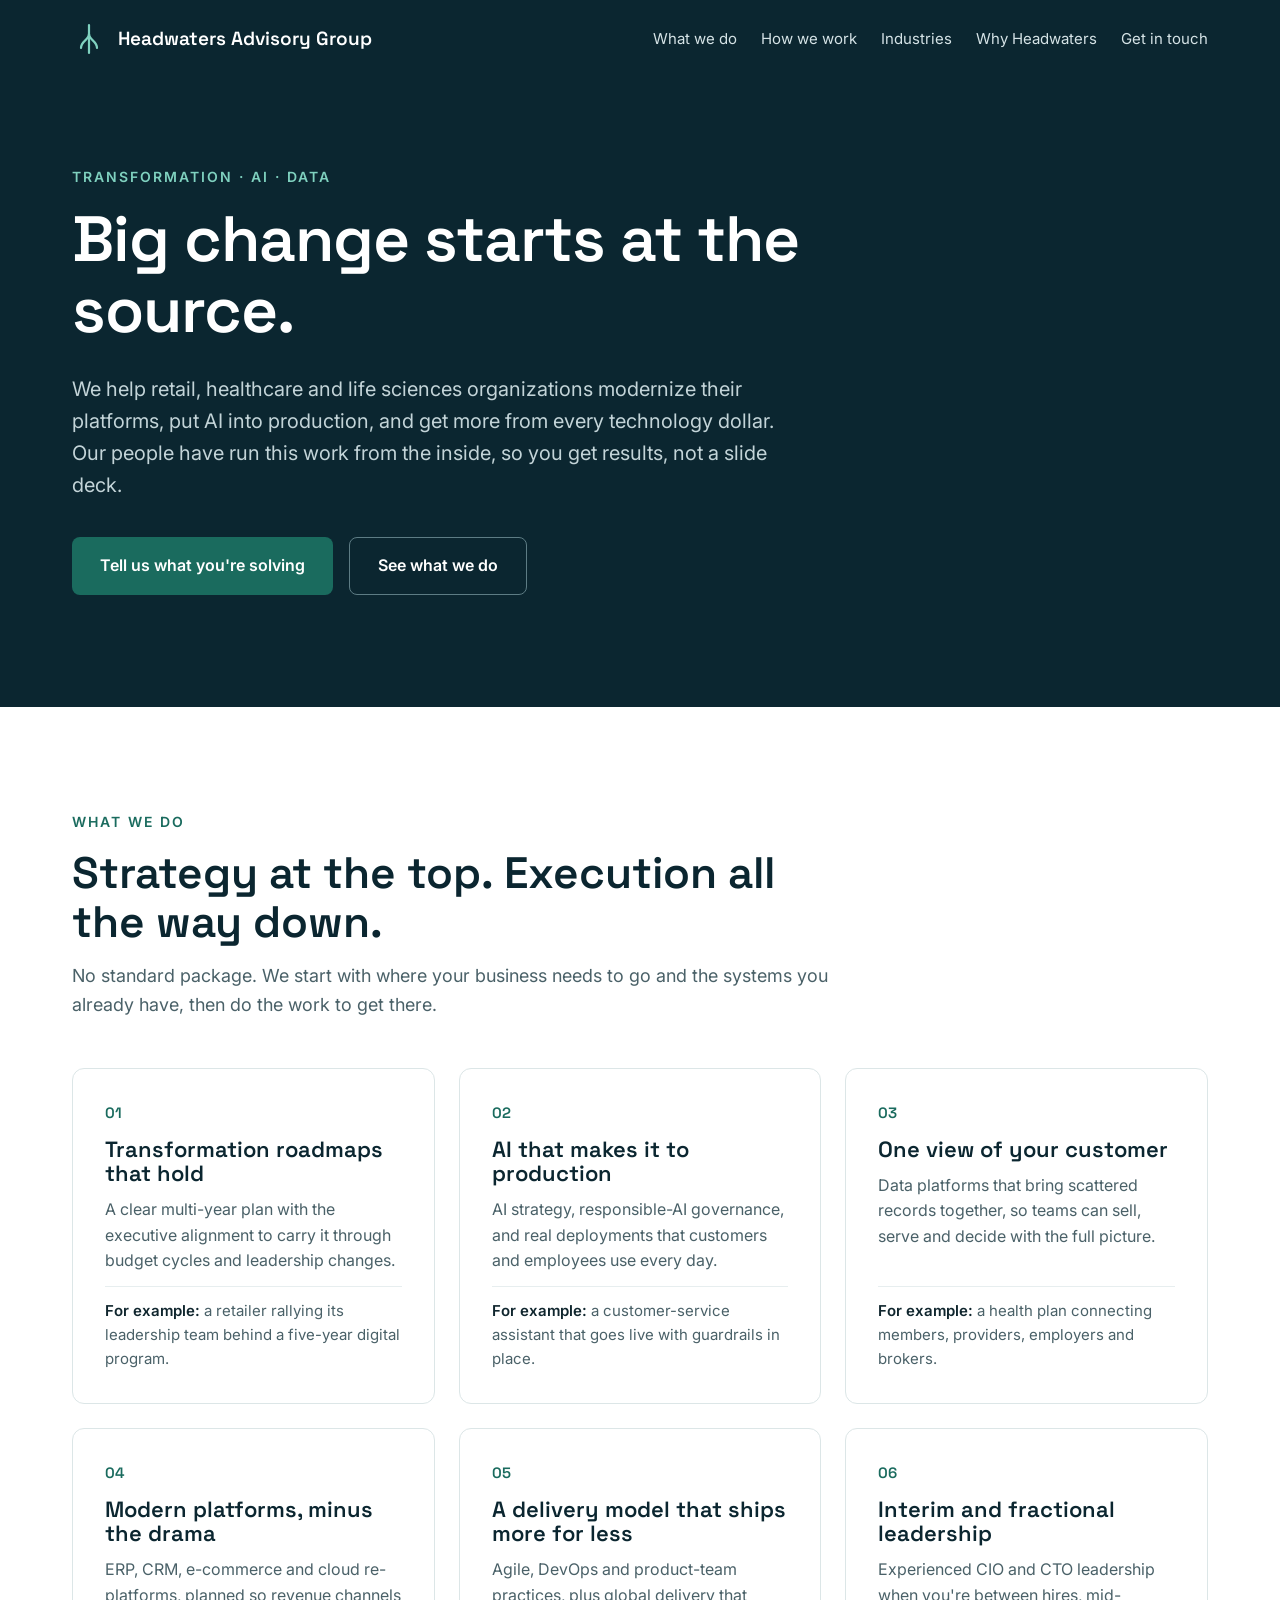
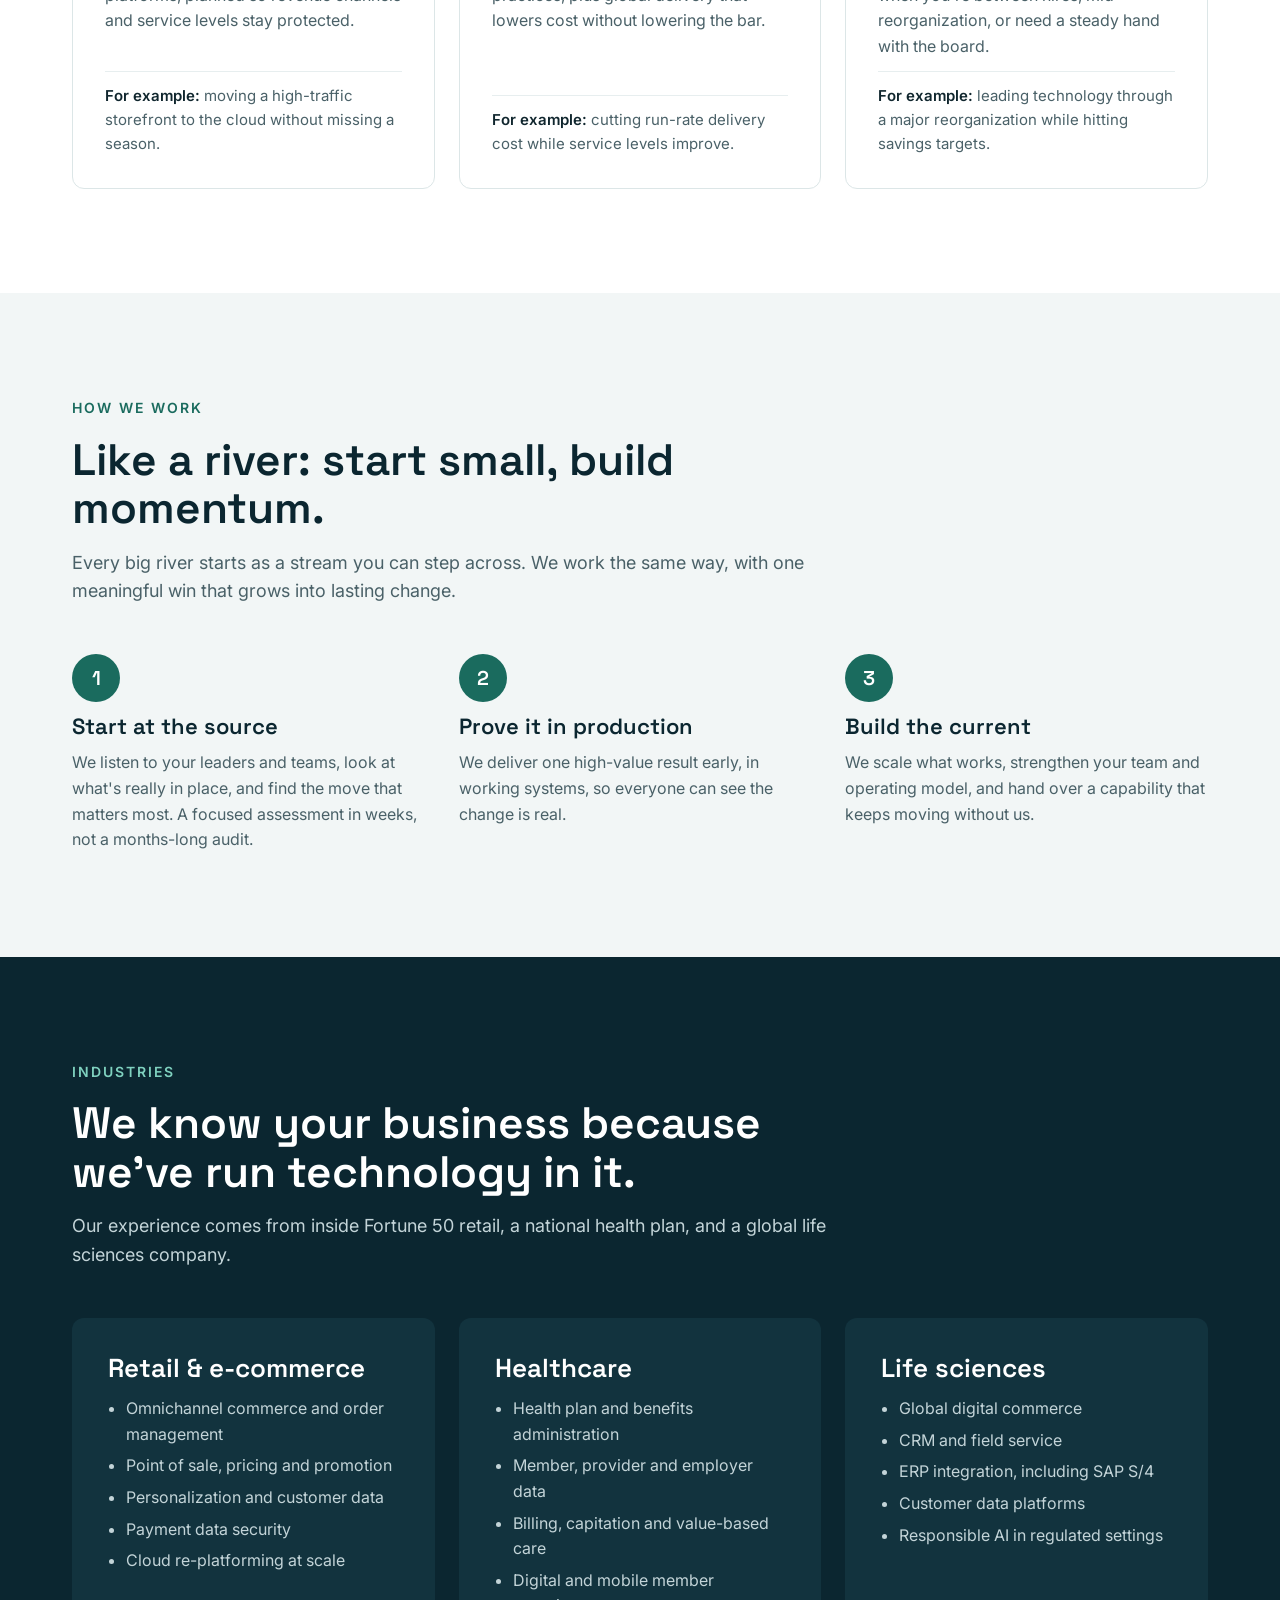
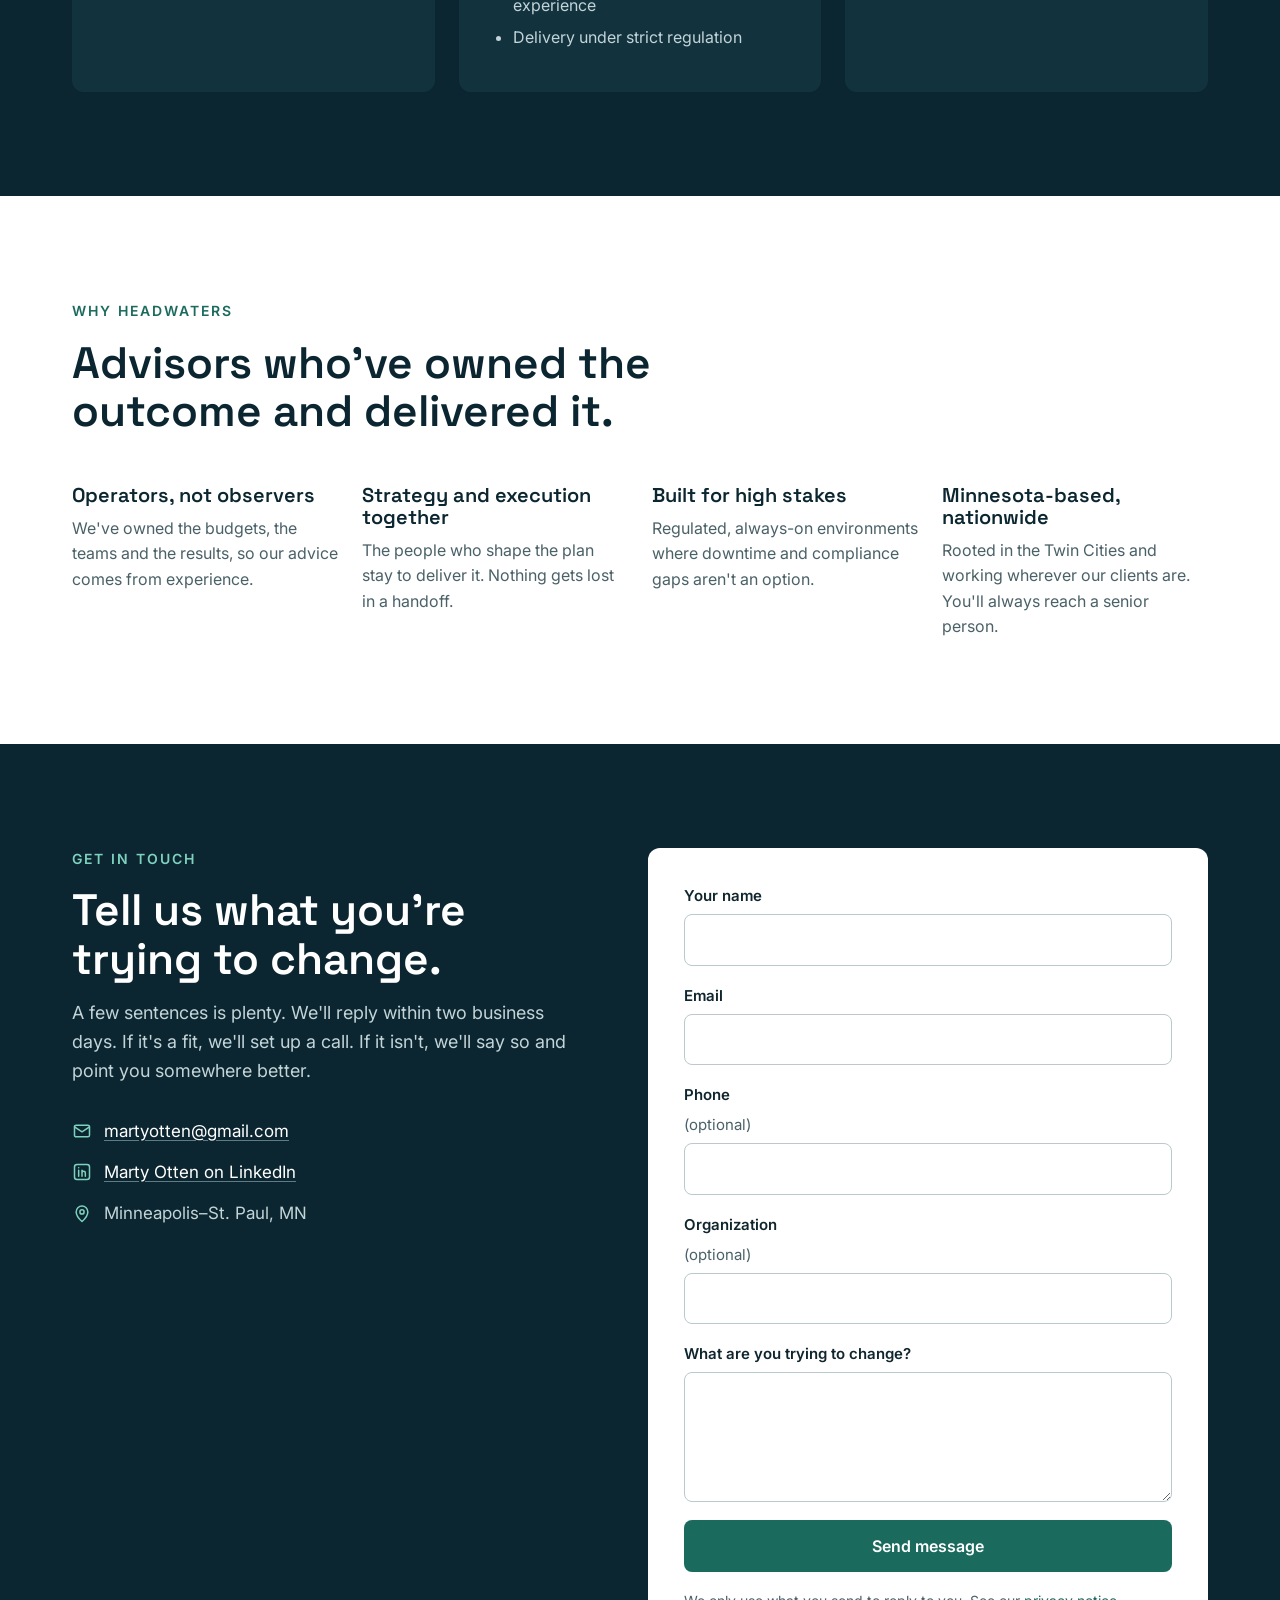
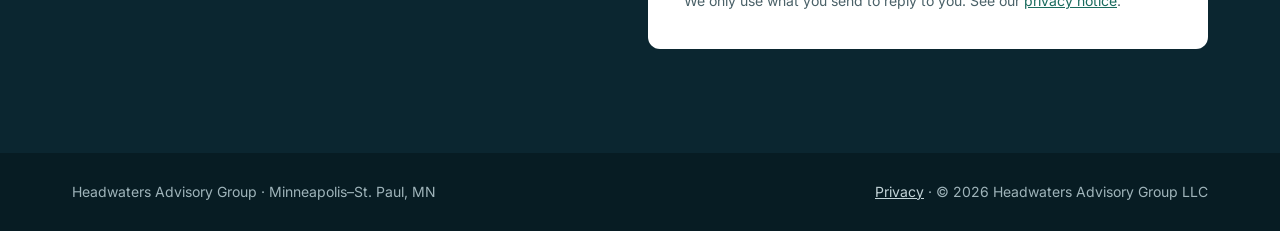
<file: index.html>
<!doctype html>
<html lang="en">
<head>
<meta charset="utf-8">
<meta name="viewport" content="width=device-width, initial-scale=1">
<title>Headwaters Advisory Group | Transformation for retail, healthcare and life sciences</title>
<meta name="description" content="Headwaters Advisory Group helps retail, healthcare and life sciences organizations modernize platforms, put AI into production, and get more from technology spend.">
<meta name="theme-color" content="#0B2630">
<link rel="canonical" href="https://headwatersadvisorymn.com/">
<link rel="icon" href="favicon.svg" type="image/svg+xml">
<link rel="apple-touch-icon" href="apple-touch-icon.png">
<meta property="og:type" content="website">
<meta property="og:site_name" content="Headwaters Advisory Group">
<meta property="og:title" content="Headwaters Advisory Group | Big change starts at the source">
<meta property="og:description" content="We help retail, healthcare and life sciences organizations modernize platforms, put AI into production, and get more from technology spend.">
<meta property="og:url" content="https://headwatersadvisorymn.com/">
<meta property="og:image" content="https://headwatersadvisorymn.com/og-image.png">
<meta property="og:image:width" content="1200">
<meta property="og:image:height" content="630">
<meta property="og:image:alt" content="Headwaters Advisory Group: Big change starts at the source.">
<meta name="twitter:card" content="summary_large_image">
<meta name="twitter:title" content="Headwaters Advisory Group | Big change starts at the source">
<meta name="twitter:description" content="We help retail, healthcare and life sciences organizations modernize platforms, put AI into production, and get more from technology spend.">
<meta name="twitter:image" content="https://headwatersadvisorymn.com/og-image.png">
<meta name="twitter:image:alt" content="Headwaters Advisory Group: Big change starts at the source.">
<link rel="preconnect" href="https://fonts.googleapis.com">
<link rel="preconnect" href="https://fonts.gstatic.com" crossorigin>
<link href="https://fonts.googleapis.com/css2?family=Inter:wght@400;500;600&family=Space+Grotesk:wght@500;600&display=swap" rel="stylesheet">
<style>
*{box-sizing:border-box}
html{scroll-behavior:smooth}
body{margin:0;font-family:Inter,system-ui,sans-serif;color:#10262E;background:#fff;line-height:1.6}
h1,h2,h3{font-family:'Space Grotesk',Inter,sans-serif;font-weight:600;margin:0;line-height:1.1;color:#0B2630}
p{margin:0}
a{color:#1A6B5E}a:hover{color:#0F4F45}
.wrap{max-width:1200px;margin:0 auto;padding:0 32px}
.skip{position:absolute;left:-999px;top:8px;background:#fff;color:#0B2630;padding:8px 14px;border-radius:6px;z-index:10}
.skip:focus{left:16px}
.dark{background:#0B2630;color:#fff}
.dark h1,.dark h2,.dark h3{color:#fff}
.dark .lead,.dark .muted{color:#C3D4D8}
.tint{background:#F2F6F6}
section{padding:104px 0}
.eyebrow{font-size:14px;font-weight:600;letter-spacing:2px;text-transform:uppercase;color:#1A6B5E;margin-bottom:16px}
.dark .eyebrow{color:#7FD1BF}
.head{max-width:760px;margin-bottom:48px}
.head h2{font-size:clamp(32px,4vw,44px);margin-bottom:16px}
.lead{font-size:18px;color:#4A6168}
.muted{color:#4A6168}
header .wrap{display:flex;flex-wrap:wrap;align-items:center;justify-content:space-between;gap:16px;padding-top:22px;padding-bottom:22px}
.logo{display:flex;align-items:center;gap:12px;color:#fff;text-decoration:none;font-family:'Space Grotesk',sans-serif;font-weight:600;font-size:19px}
.logo:hover{color:#fff}
nav{display:flex;flex-wrap:wrap;gap:24px;font-size:15px}
nav a{color:#D5E3E6;text-decoration:none}nav a:hover{color:#fff}
.hero{padding:88px 0 112px}
.hero h1{font-size:clamp(40px,6vw,64px);letter-spacing:-1px;max-width:900px;margin-bottom:28px}
.hero .lead{font-size:20px;max-width:720px}
.ctas{display:flex;flex-wrap:wrap;gap:16px;margin-top:36px}
.btn{display:inline-block;font-weight:600;font-size:16px;padding:16px 28px;border-radius:8px;text-decoration:none;border:0;cursor:pointer;font-family:inherit}
.btn-primary{background:#1A6B5E;color:#fff}.btn-primary:hover{background:#0F4F45;color:#fff}
.btn-ghost{border:1.5px solid #5D7C84;color:#fff;padding:15px 28px}.btn-ghost:hover{border-color:#fff;color:#fff}
.grid{display:flex;flex-wrap:wrap;gap:24px}
.card{flex:1 1 340px;border:1px solid #DCE6E7;border-radius:12px;padding:32px;display:flex;flex-direction:column;gap:12px;background:#fff}
.card h3{font-size:22px}
.num{font-family:'Space Grotesk',sans-serif;font-size:15px;font-weight:600;color:#1A6B5E}
.example{font-size:15px;color:#4A6168;border-top:1px solid #E7EEEF;padding-top:12px;margin-top:auto}
.example strong{color:#10262E;font-weight:600}
.steps{display:flex;flex-wrap:wrap;gap:24px;list-style:none;padding:0;margin:0}
.steps li{flex:1 1 320px;display:flex;flex-direction:column;gap:12px}
.step-n{width:48px;height:48px;border-radius:50%;background:#1A6B5E;color:#fff;display:flex;align-items:center;justify-content:center;font-family:'Space Grotesk',sans-serif;font-weight:600;font-size:20px}
.steps h3{font-size:22px}
.ind{flex:1 1 320px;background:#12333E;border-radius:12px;padding:36px;display:flex;flex-direction:column;gap:14px}
.ind h3{font-size:26px}
.ind ul{margin:0;padding-left:18px;color:#C3D4D8;font-size:16px}
.ind li{margin-bottom:6px}
.why{flex:1 1 260px;display:flex;flex-direction:column;gap:10px}
.why h3{font-size:20px}
.contact{display:flex;flex-wrap:wrap;gap:56px;align-items:flex-start}
.contact .intro{flex:1 1 420px}
.contact .intro h2{font-size:clamp(32px,4vw,44px);margin-bottom:16px}
form{flex:1 1 460px;background:#fff;border-radius:12px;padding:36px;display:flex;flex-direction:column;gap:18px;color:#10262E}
label{font-size:15px;font-weight:600;display:flex;flex-direction:column;gap:6px}
label span{font-weight:400;color:#4A6168}
input,textarea{font:inherit;font-size:16px;padding:12px 14px;border:1.5px solid #B9C9CC;border-radius:8px;color:#10262E;background:#fff}
input:focus,textarea:focus{outline:2px solid #1A6B5E;outline-offset:1px;border-color:#1A6B5E}
textarea{min-height:130px;resize:vertical}
.hidden{display:none}
.reach{list-style:none;padding:0;margin:32px 0 0;display:flex;flex-direction:column;gap:14px;font-size:17px}
.reach li{display:flex;align-items:center;gap:12px;color:#C3D4D8}
.reach svg{flex:none;width:20px;height:20px;stroke:#7FD1BF;fill:none;stroke-width:1.8;stroke-linecap:round;stroke-linejoin:round}
.reach a{color:#fff;text-decoration:underline;text-decoration-color:#5D7C84;text-underline-offset:3px}
.reach a:hover{text-decoration-color:#7FD1BF}
.form-note{font-size:14px;color:#4A6168}
footer a{color:#C3D4D8}footer a:hover{color:#fff}
footer{background:#071C23;color:#9FB4BA;font-size:14px;padding:28px 0}
footer .wrap{display:flex;flex-wrap:wrap;gap:12px;justify-content:space-between}
@media (max-width:640px){section{padding:72px 0}.hero{padding:56px 0 80px}.wrap{padding:0 20px}form{padding:24px}}
</style>
</head>
<body>
<a class="skip" href="#main">Skip to content</a>

<header class="dark">
<div class="wrap">
<a class="logo" href="#top">
<svg width="34" height="34" viewBox="0 0 34 34" fill="none" stroke="#7FD1BF" stroke-width="2.2" stroke-linecap="round" aria-hidden="true"><path d="M17 3v9"/><path d="M17 12c0 6-8 7-8 14"/><path d="M17 12c0 6 8 7 8 14"/><path d="M17 12v19"/></svg>
Headwaters Advisory Group
</a>
<nav aria-label="Main">
<a href="#what">What we do</a>
<a href="#how">How we work</a>
<a href="#industries">Industries</a>
<a href="#why">Why Headwaters</a>
<a href="#contact">Get in touch</a>
</nav>
</div>
</header>

<main id="main">
<section id="top" class="dark hero">
<div class="wrap">
<p class="eyebrow">Transformation · AI · Data</p>
<h1>Big change starts at the source.</h1>
<p class="lead">We help retail, healthcare and life sciences organizations modernize their platforms, put AI into production, and get more from every technology dollar. Our people have run this work from the inside, so you get results, not a slide deck.</p>
<div class="ctas">
<a class="btn btn-primary" href="#contact">Tell us what you're solving</a>
<a class="btn btn-ghost" href="#what">See what we do</a>
</div>
</div>
</section>

<section id="what">
<div class="wrap">
<div class="head">
<p class="eyebrow">What we do</p>
<h2>Strategy at the top. Execution all the way down.</h2>
<p class="lead">No standard package. We start with where your business needs to go and the systems you already have, then do the work to get there.</p>
</div>
<div class="grid">
<div class="card"><div class="num">01</div><h3>Transformation roadmaps that hold</h3><p class="muted">A clear multi-year plan with the executive alignment to carry it through budget cycles and leadership changes.</p><p class="example"><strong>For example:</strong> a retailer rallying its leadership team behind a five-year digital program.</p></div>
<div class="card"><div class="num">02</div><h3>AI that makes it to production</h3><p class="muted">AI strategy, responsible-AI governance, and real deployments that customers and employees use every day.</p><p class="example"><strong>For example:</strong> a customer-service assistant that goes live with guardrails in place.</p></div>
<div class="card"><div class="num">03</div><h3>One view of your customer</h3><p class="muted">Data platforms that bring scattered records together, so teams can sell, serve and decide with the full picture.</p><p class="example"><strong>For example:</strong> a health plan connecting members, providers, employers and brokers.</p></div>
<div class="card"><div class="num">04</div><h3>Modern platforms, minus the drama</h3><p class="muted">ERP, CRM, e-commerce and cloud re-platforms, planned so revenue channels and service levels stay protected.</p><p class="example"><strong>For example:</strong> moving a high-traffic storefront to the cloud without missing a season.</p></div>
<div class="card"><div class="num">05</div><h3>A delivery model that ships more for less</h3><p class="muted">Agile, DevOps and product-team practices, plus global delivery that lowers cost without lowering the bar.</p><p class="example"><strong>For example:</strong> cutting run-rate delivery cost while service levels improve.</p></div>
<div class="card"><div class="num">06</div><h3>Interim and fractional leadership</h3><p class="muted">Experienced CIO and CTO leadership when you're between hires, mid-reorganization, or need a steady hand with the board.</p><p class="example"><strong>For example:</strong> leading technology through a major reorganization while hitting savings targets.</p></div>
</div>
</div>
</section>

<section id="how" class="tint">
<div class="wrap">
<div class="head">
<p class="eyebrow">How we work</p>
<h2>Like a river: start small, build momentum.</h2>
<p class="lead">Every big river starts as a stream you can step across. We work the same way, with one meaningful win that grows into lasting change.</p>
</div>
<ol class="steps">
<li><div class="step-n">1</div><h3>Start at the source</h3><p class="muted">We listen to your leaders and teams, look at what's really in place, and find the move that matters most. A focused assessment in weeks, not a months-long audit.</p></li>
<li><div class="step-n">2</div><h3>Prove it in production</h3><p class="muted">We deliver one high-value result early, in working systems, so everyone can see the change is real.</p></li>
<li><div class="step-n">3</div><h3>Build the current</h3><p class="muted">We scale what works, strengthen your team and operating model, and hand over a capability that keeps moving without us.</p></li>
</ol>
</div>
</section>

<section id="industries" class="dark">
<div class="wrap">
<div class="head">
<p class="eyebrow">Industries</p>
<h2>We know your business because we've run technology in it.</h2>
<p class="lead">Our experience comes from inside Fortune 50 retail, a national health plan, and a global life sciences company.</p>
</div>
<div class="grid">
<div class="ind"><h3>Retail &amp; e-commerce</h3><ul><li>Omnichannel commerce and order management</li><li>Point of sale, pricing and promotion</li><li>Personalization and customer data</li><li>Payment data security</li><li>Cloud re-platforming at scale</li></ul></div>
<div class="ind"><h3>Healthcare</h3><ul><li>Health plan and benefits administration</li><li>Member, provider and employer data</li><li>Billing, capitation and value-based care</li><li>Digital and mobile member experience</li><li>Delivery under strict regulation</li></ul></div>
<div class="ind"><h3>Life sciences</h3><ul><li>Global digital commerce</li><li>CRM and field service</li><li>ERP integration, including SAP S/4</li><li>Customer data platforms</li><li>Responsible AI in regulated settings</li></ul></div>
</div>
</div>
</section>

<section id="why">
<div class="wrap">
<div class="head">
<p class="eyebrow">Why Headwaters</p>
<h2>Advisors who've owned the outcome and delivered it.</h2>
</div>
<div class="grid">
<div class="why"><h3>Operators, not observers</h3><p class="muted">We've owned the budgets, the teams and the results, so our advice comes from experience.</p></div>
<div class="why"><h3>Strategy and execution together</h3><p class="muted">The people who shape the plan stay to deliver it. Nothing gets lost in a handoff.</p></div>
<div class="why"><h3>Built for high stakes</h3><p class="muted">Regulated, always-on environments where downtime and compliance gaps aren't an option.</p></div>
<div class="why"><h3>Minnesota-based, nationwide</h3><p class="muted">Rooted in the Twin Cities and working wherever our clients are. You'll always reach a senior person.</p></div>
</div>
</div>
</section>

<section id="contact" class="dark">
<div class="wrap contact">
<div class="intro">
<p class="eyebrow">Get in touch</p>
<h2>Tell us what you're trying to change.</h2>
<p class="lead">A few sentences is plenty. We'll reply within two business days. If it's a fit, we'll set up a call. If it isn't, we'll say so and point you somewhere better.</p>
<ul class="reach">
<li><svg viewBox="0 0 24 24" aria-hidden="true"><rect x="3" y="5" width="18" height="14" rx="2"/><path d="m3 7 9 6 9-6"/></svg><a href="mailto:martyotten@gmail.com">martyotten@gmail.com</a></li>
<li><svg viewBox="0 0 24 24" aria-hidden="true"><rect x="3" y="3" width="18" height="18" rx="3"/><path d="M8 10v7M8 7v.01M12 17v-4a2 2 0 0 1 4 0v4M12 10v7"/></svg><a href="https://www.linkedin.com/in/marty-otten-0a908512/" rel="noopener" target="_blank">Marty Otten on LinkedIn</a></li>
<li><svg viewBox="0 0 24 24" aria-hidden="true"><path d="M12 21s-7-6.2-7-11.5A7 7 0 0 1 19 9.5C19 14.8 12 21 12 21Z"/><circle cx="12" cy="9.5" r="2.5"/></svg><span>Minneapolis–St. Paul, MN</span></li>
</ul>
</div>
<form name="contact" method="POST" data-netlify="true" netlify-honeypot="bot-field">
<input type="hidden" name="form-name" value="contact">
<p class="hidden"><label>Don't fill this out: <input name="bot-field"></label></p>
<label>Your name<input type="text" name="name" autocomplete="name" required></label>
<label>Email<input type="email" name="email" autocomplete="email" required></label>
<label>Phone <span>(optional)</span><input type="tel" name="phone" autocomplete="tel" inputmode="tel"></label>
<label>Organization <span>(optional)</span><input type="text" name="organization" autocomplete="organization"></label>
<label>What are you trying to change?<textarea name="message" required></textarea></label>
<button class="btn btn-primary" type="submit">Send message</button>
<p class="form-note">We only use what you send to reply to you. See our <a href="privacy.html">privacy notice</a>.</p>
</form>
</div>
</section>
</main>

<footer>
<div class="wrap">
<span>Headwaters Advisory Group · Minneapolis–St. Paul, MN</span>
<span><a href="privacy.html">Privacy</a> · © 2026 Headwaters Advisory Group LLC</span>
</div>
</footer>
</body>
</html>
</file>
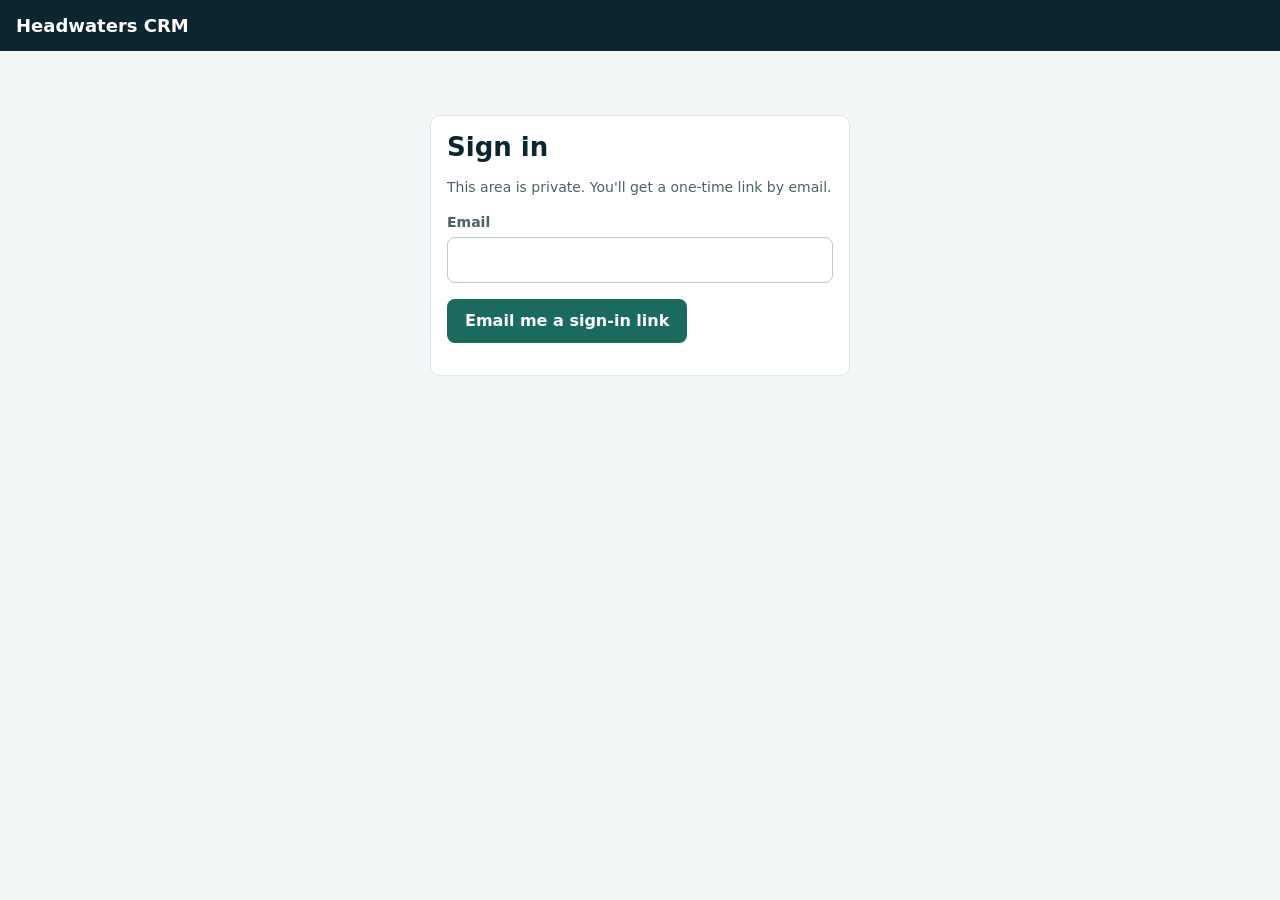
<file: crm/index.html>
<!doctype html>
<html lang="en">
<head>
<meta charset="utf-8">
<meta name="viewport" content="width=device-width, initial-scale=1">
<meta name="robots" content="noindex, nofollow, noarchive">
<meta name="referrer" content="no-referrer">
<meta name="theme-color" content="#0B2630">
<title>Headwaters CRM</title>
<link rel="icon" href="/favicon.svg" type="image/svg+xml">
<link rel="stylesheet" href="/crm/crm.css">
</head>
<body>
<header class="bar">
  <a class="brand" href="#/">Headwaters CRM</a>
  <nav id="nav" hidden>
    <a href="#/">Today</a>
    <a href="#/contacts">Contacts</a>
    <a href="#/new" class="add">+ Contact</a>
    <button type="button" id="signout" class="link">Sign out</button>
  </nav>
</header>
<main id="app" aria-live="polite">
  <p class="muted">Loading…</p>
</main>
<noscript><p class="wrap">This page needs JavaScript.</p></noscript>
<script src="/crm/vendor/supabase-2.49.4.js"></script>
<script src="/crm/config.js"></script>
<script src="/crm/app.js"></script>
</body>
</html>
</file>
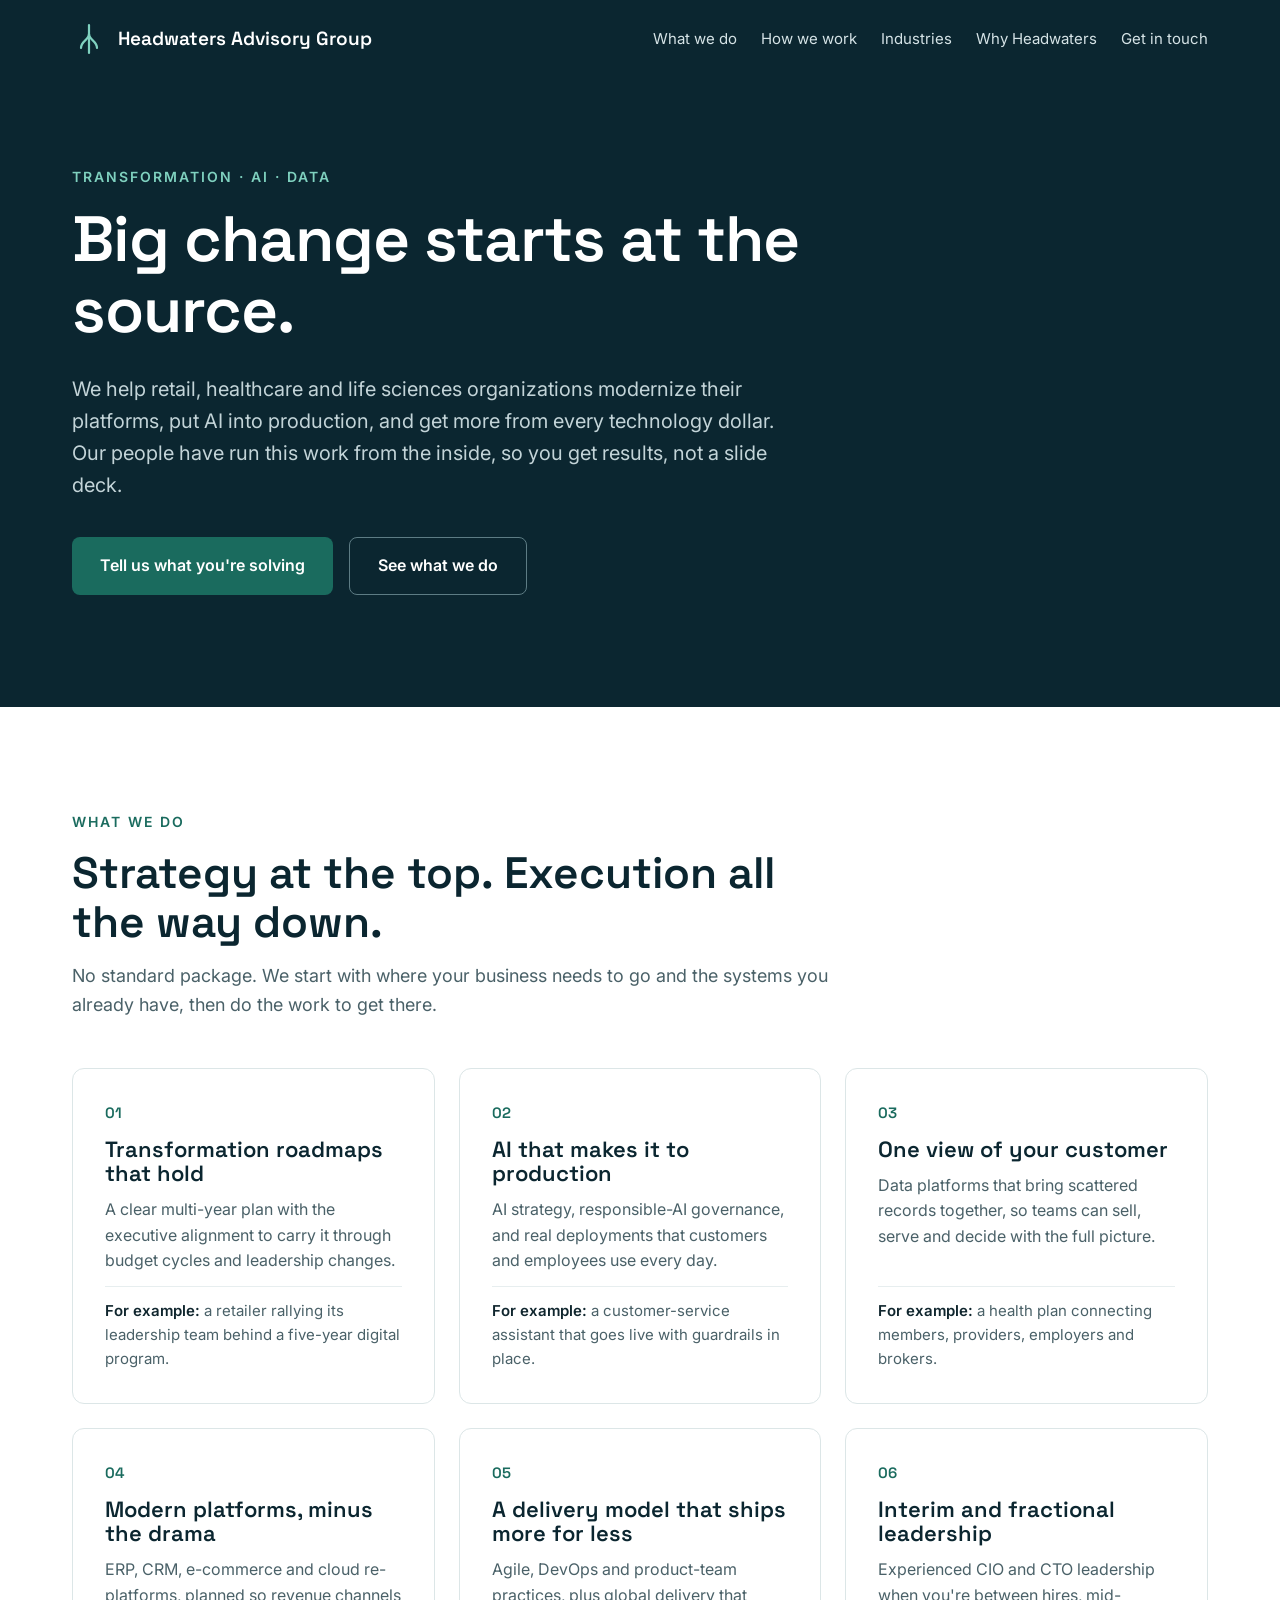
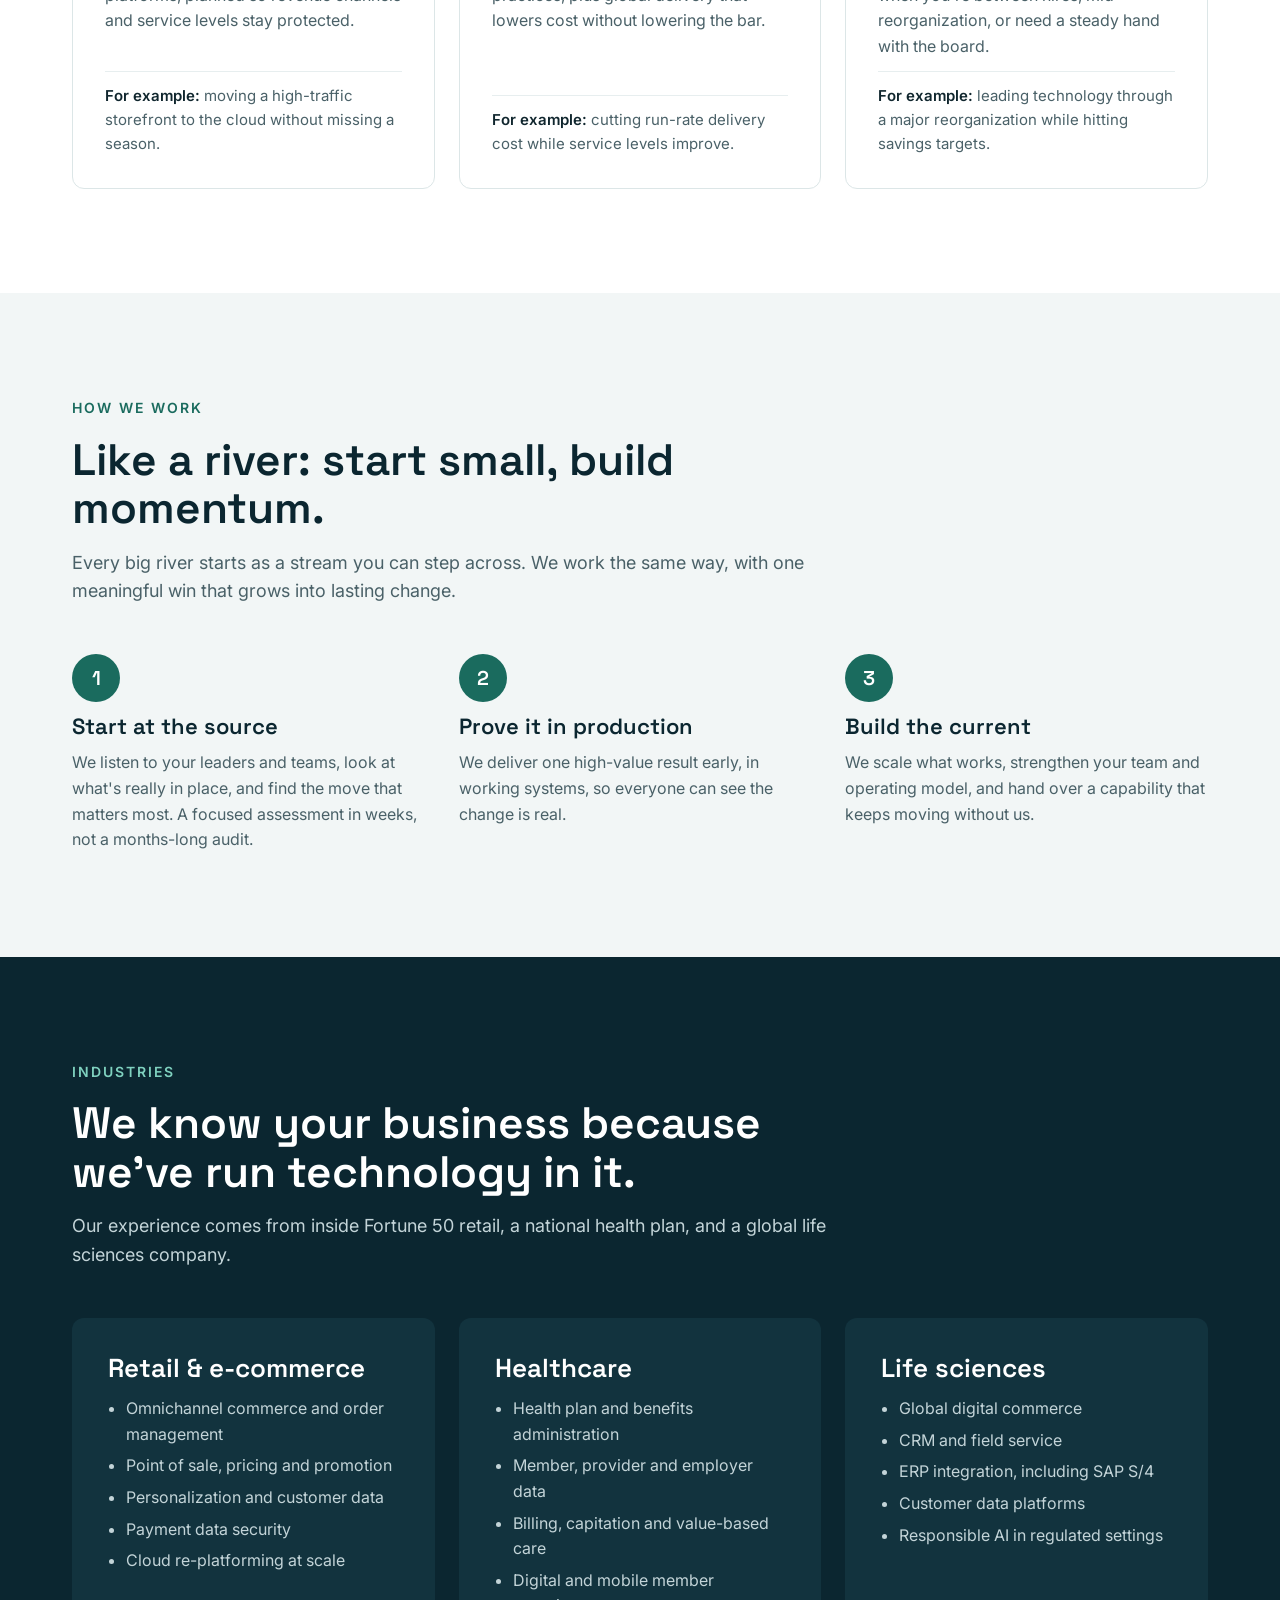
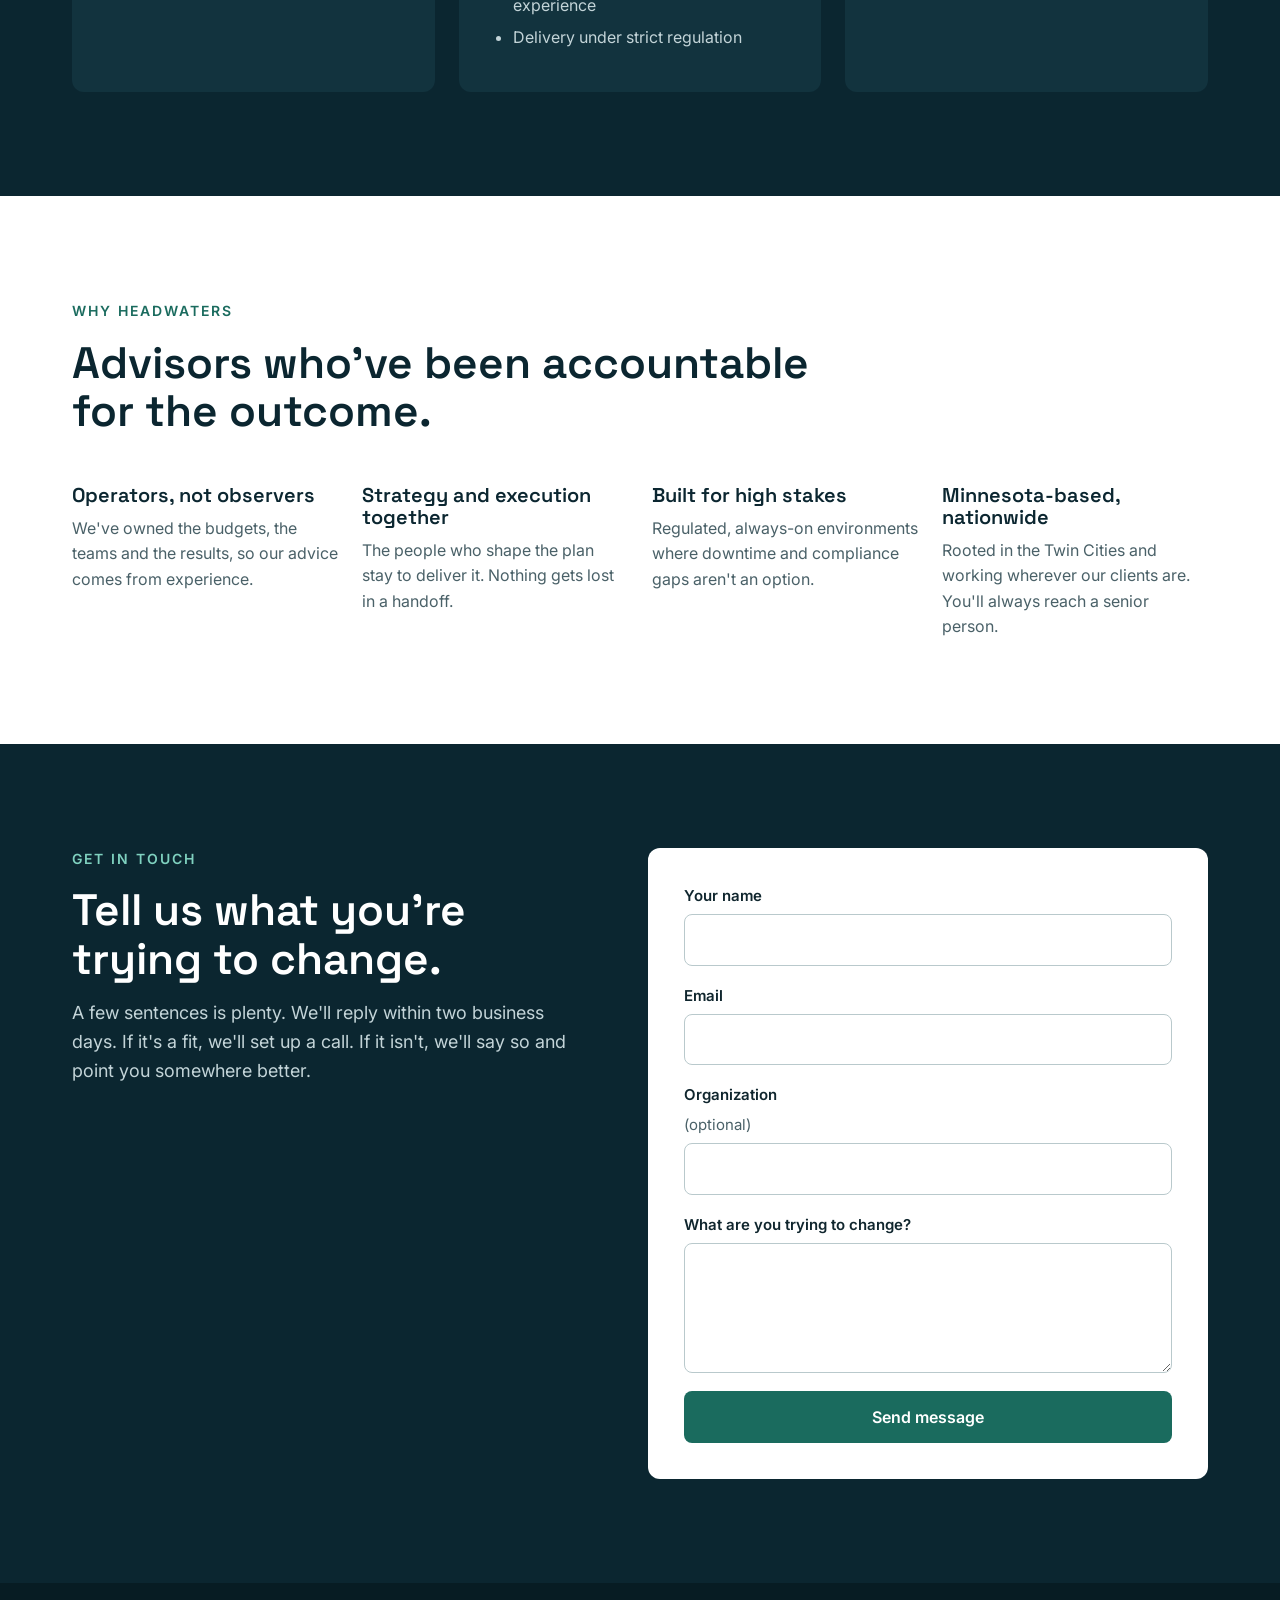
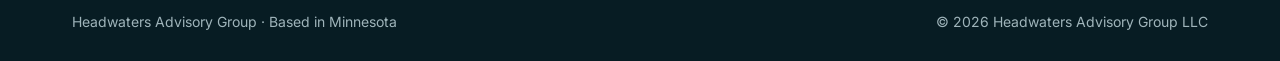
<file: index (3).html>
<!doctype html>
<html lang="en">
<head>
<meta charset="utf-8">
<meta name="viewport" content="width=device-width, initial-scale=1">
<title>Headwaters Advisory Group | Transformation for retail, healthcare and life sciences</title>
<meta name="description" content="Headwaters Advisory Group helps retail, healthcare and life sciences organizations modernize platforms, put AI into production, and get more from technology spend.">
<meta name="theme-color" content="#0B2630">
<link rel="preconnect" href="https://fonts.googleapis.com">
<link rel="preconnect" href="https://fonts.gstatic.com" crossorigin>
<link href="https://fonts.googleapis.com/css2?family=Inter:wght@400;500;600&family=Space+Grotesk:wght@500;600&display=swap" rel="stylesheet">
<style>
*{box-sizing:border-box}
html{scroll-behavior:smooth}
body{margin:0;font-family:Inter,system-ui,sans-serif;color:#10262E;background:#fff;line-height:1.6}
h1,h2,h3{font-family:'Space Grotesk',Inter,sans-serif;font-weight:600;margin:0;line-height:1.1;color:#0B2630}
p{margin:0}
a{color:#1A6B5E}a:hover{color:#0F4F45}
.wrap{max-width:1200px;margin:0 auto;padding:0 32px}
.skip{position:absolute;left:-999px;top:8px;background:#fff;color:#0B2630;padding:8px 14px;border-radius:6px;z-index:10}
.skip:focus{left:16px}
.dark{background:#0B2630;color:#fff}
.dark h1,.dark h2,.dark h3{color:#fff}
.dark .lead,.dark .muted{color:#C3D4D8}
.tint{background:#F2F6F6}
section{padding:104px 0}
.eyebrow{font-size:14px;font-weight:600;letter-spacing:2px;text-transform:uppercase;color:#1A6B5E;margin-bottom:16px}
.dark .eyebrow{color:#7FD1BF}
.head{max-width:760px;margin-bottom:48px}
.head h2{font-size:clamp(32px,4vw,44px);margin-bottom:16px}
.lead{font-size:18px;color:#4A6168}
.muted{color:#4A6168}
header .wrap{display:flex;flex-wrap:wrap;align-items:center;justify-content:space-between;gap:16px;padding-top:22px;padding-bottom:22px}
.logo{display:flex;align-items:center;gap:12px;color:#fff;text-decoration:none;font-family:'Space Grotesk',sans-serif;font-weight:600;font-size:19px}
.logo:hover{color:#fff}
nav{display:flex;flex-wrap:wrap;gap:24px;font-size:15px}
nav a{color:#D5E3E6;text-decoration:none}nav a:hover{color:#fff}
.hero{padding:88px 0 112px}
.hero h1{font-size:clamp(40px,6vw,64px);letter-spacing:-1px;max-width:900px;margin-bottom:28px}
.hero .lead{font-size:20px;max-width:720px}
.ctas{display:flex;flex-wrap:wrap;gap:16px;margin-top:36px}
.btn{display:inline-block;font-weight:600;font-size:16px;padding:16px 28px;border-radius:8px;text-decoration:none;border:0;cursor:pointer;font-family:inherit}
.btn-primary{background:#1A6B5E;color:#fff}.btn-primary:hover{background:#0F4F45;color:#fff}
.btn-ghost{border:1.5px solid #5D7C84;color:#fff;padding:15px 28px}.btn-ghost:hover{border-color:#fff;color:#fff}
.grid{display:flex;flex-wrap:wrap;gap:24px}
.card{flex:1 1 340px;border:1px solid #DCE6E7;border-radius:12px;padding:32px;display:flex;flex-direction:column;gap:12px;background:#fff}
.card h3{font-size:22px}
.num{font-family:'Space Grotesk',sans-serif;font-size:15px;font-weight:600;color:#1A6B5E}
.example{font-size:15px;color:#4A6168;border-top:1px solid #E7EEEF;padding-top:12px;margin-top:auto}
.example strong{color:#10262E;font-weight:600}
.steps{display:flex;flex-wrap:wrap;gap:24px;list-style:none;padding:0;margin:0}
.steps li{flex:1 1 320px;display:flex;flex-direction:column;gap:12px}
.step-n{width:48px;height:48px;border-radius:50%;background:#1A6B5E;color:#fff;display:flex;align-items:center;justify-content:center;font-family:'Space Grotesk',sans-serif;font-weight:600;font-size:20px}
.steps h3{font-size:22px}
.ind{flex:1 1 320px;background:#12333E;border-radius:12px;padding:36px;display:flex;flex-direction:column;gap:14px}
.ind h3{font-size:26px}
.ind ul{margin:0;padding-left:18px;color:#C3D4D8;font-size:16px}
.ind li{margin-bottom:6px}
.why{flex:1 1 260px;display:flex;flex-direction:column;gap:10px}
.why h3{font-size:20px}
.contact{display:flex;flex-wrap:wrap;gap:56px;align-items:flex-start}
.contact .intro{flex:1 1 420px}
.contact .intro h2{font-size:clamp(32px,4vw,44px);margin-bottom:16px}
form{flex:1 1 460px;background:#fff;border-radius:12px;padding:36px;display:flex;flex-direction:column;gap:18px;color:#10262E}
label{font-size:15px;font-weight:600;display:flex;flex-direction:column;gap:6px}
label span{font-weight:400;color:#4A6168}
input,textarea{font:inherit;font-size:16px;padding:12px 14px;border:1.5px solid #B9C9CC;border-radius:8px;color:#10262E;background:#fff}
input:focus,textarea:focus{outline:2px solid #1A6B5E;outline-offset:1px;border-color:#1A6B5E}
textarea{min-height:130px;resize:vertical}
.hidden{display:none}
footer{background:#071C23;color:#9FB4BA;font-size:14px;padding:28px 0}
footer .wrap{display:flex;flex-wrap:wrap;gap:12px;justify-content:space-between}
@media (max-width:640px){section{padding:72px 0}.hero{padding:56px 0 80px}.wrap{padding:0 20px}form{padding:24px}}
</style>
</head>
<body>
<a class="skip" href="#main">Skip to content</a>

<header class="dark">
<div class="wrap">
<a class="logo" href="#top">
<svg width="34" height="34" viewBox="0 0 34 34" fill="none" stroke="#7FD1BF" stroke-width="2.2" stroke-linecap="round" aria-hidden="true"><path d="M17 3v9"/><path d="M17 12c0 6-8 7-8 14"/><path d="M17 12c0 6 8 7 8 14"/><path d="M17 12v19"/></svg>
Headwaters Advisory Group
</a>
<nav aria-label="Main">
<a href="#what">What we do</a>
<a href="#how">How we work</a>
<a href="#industries">Industries</a>
<a href="#why">Why Headwaters</a>
<a href="#contact">Get in touch</a>
</nav>
</div>
</header>

<main id="main">
<section id="top" class="dark hero">
<div class="wrap">
<p class="eyebrow">Transformation · AI · Data</p>
<h1>Big change starts at the source.</h1>
<p class="lead">We help retail, healthcare and life sciences organizations modernize their platforms, put AI into production, and get more from every technology dollar. Our people have run this work from the inside, so you get results, not a slide deck.</p>
<div class="ctas">
<a class="btn btn-primary" href="#contact">Tell us what you're solving</a>
<a class="btn btn-ghost" href="#what">See what we do</a>
</div>
</div>
</section>

<section id="what">
<div class="wrap">
<div class="head">
<p class="eyebrow">What we do</p>
<h2>Strategy at the top. Execution all the way down.</h2>
<p class="lead">No standard package. We start with where your business needs to go and the systems you already have, then do the work to get there.</p>
</div>
<div class="grid">
<div class="card"><div class="num">01</div><h3>Transformation roadmaps that hold</h3><p class="muted">A clear multi-year plan with the executive alignment to carry it through budget cycles and leadership changes.</p><p class="example"><strong>For example:</strong> a retailer rallying its leadership team behind a five-year digital program.</p></div>
<div class="card"><div class="num">02</div><h3>AI that makes it to production</h3><p class="muted">AI strategy, responsible-AI governance, and real deployments that customers and employees use every day.</p><p class="example"><strong>For example:</strong> a customer-service assistant that goes live with guardrails in place.</p></div>
<div class="card"><div class="num">03</div><h3>One view of your customer</h3><p class="muted">Data platforms that bring scattered records together, so teams can sell, serve and decide with the full picture.</p><p class="example"><strong>For example:</strong> a health plan connecting members, providers, employers and brokers.</p></div>
<div class="card"><div class="num">04</div><h3>Modern platforms, minus the drama</h3><p class="muted">ERP, CRM, e-commerce and cloud re-platforms, planned so revenue channels and service levels stay protected.</p><p class="example"><strong>For example:</strong> moving a high-traffic storefront to the cloud without missing a season.</p></div>
<div class="card"><div class="num">05</div><h3>A delivery model that ships more for less</h3><p class="muted">Agile, DevOps and product-team practices, plus global delivery that lowers cost without lowering the bar.</p><p class="example"><strong>For example:</strong> cutting run-rate delivery cost while service levels improve.</p></div>
<div class="card"><div class="num">06</div><h3>Interim and fractional leadership</h3><p class="muted">Experienced CIO and CTO leadership when you're between hires, mid-reorganization, or need a steady hand with the board.</p><p class="example"><strong>For example:</strong> leading technology through a major reorganization while hitting savings targets.</p></div>
</div>
</div>
</section>

<section id="how" class="tint">
<div class="wrap">
<div class="head">
<p class="eyebrow">How we work</p>
<h2>Like a river: start small, build momentum.</h2>
<p class="lead">Every big river starts as a stream you can step across. We work the same way, with one meaningful win that grows into lasting change.</p>
</div>
<ol class="steps">
<li><div class="step-n">1</div><h3>Start at the source</h3><p class="muted">We listen to your leaders and teams, look at what's really in place, and find the move that matters most. A focused assessment in weeks, not a months-long audit.</p></li>
<li><div class="step-n">2</div><h3>Prove it in production</h3><p class="muted">We deliver one high-value result early, in working systems, so everyone can see the change is real.</p></li>
<li><div class="step-n">3</div><h3>Build the current</h3><p class="muted">We scale what works, strengthen your team and operating model, and hand over a capability that keeps moving without us.</p></li>
</ol>
</div>
</section>

<section id="industries" class="dark">
<div class="wrap">
<div class="head">
<p class="eyebrow">Industries</p>
<h2>We know your business because we've run technology in it.</h2>
<p class="lead">Our experience comes from inside Fortune 50 retail, a national health plan, and a global life sciences company.</p>
</div>
<div class="grid">
<div class="ind"><h3>Retail &amp; e-commerce</h3><ul><li>Omnichannel commerce and order management</li><li>Point of sale, pricing and promotion</li><li>Personalization and customer data</li><li>Payment data security</li><li>Cloud re-platforming at scale</li></ul></div>
<div class="ind"><h3>Healthcare</h3><ul><li>Health plan and benefits administration</li><li>Member, provider and employer data</li><li>Billing, capitation and value-based care</li><li>Digital and mobile member experience</li><li>Delivery under strict regulation</li></ul></div>
<div class="ind"><h3>Life sciences</h3><ul><li>Global digital commerce</li><li>CRM and field service</li><li>ERP integration, including SAP S/4</li><li>Customer data platforms</li><li>Responsible AI in regulated settings</li></ul></div>
</div>
</div>
</section>

<section id="why">
<div class="wrap">
<div class="head">
<p class="eyebrow">Why Headwaters</p>
<h2>Advisors who've been accountable for the outcome.</h2>
</div>
<div class="grid">
<div class="why"><h3>Operators, not observers</h3><p class="muted">We've owned the budgets, the teams and the results, so our advice comes from experience.</p></div>
<div class="why"><h3>Strategy and execution together</h3><p class="muted">The people who shape the plan stay to deliver it. Nothing gets lost in a handoff.</p></div>
<div class="why"><h3>Built for high stakes</h3><p class="muted">Regulated, always-on environments where downtime and compliance gaps aren't an option.</p></div>
<div class="why"><h3>Minnesota-based, nationwide</h3><p class="muted">Rooted in the Twin Cities and working wherever our clients are. You'll always reach a senior person.</p></div>
</div>
</div>
</section>

<section id="contact" class="dark">
<div class="wrap contact">
<div class="intro">
<p class="eyebrow">Get in touch</p>
<h2>Tell us what you're trying to change.</h2>
<p class="lead">A few sentences is plenty. We'll reply within two business days. If it's a fit, we'll set up a call. If it isn't, we'll say so and point you somewhere better.</p>
</div>
<form name="contact" method="POST" data-netlify="true" netlify-honeypot="bot-field">
<input type="hidden" name="form-name" value="contact">
<p class="hidden"><label>Don't fill this out: <input name="bot-field"></label></p>
<label>Your name<input type="text" name="name" autocomplete="name" required></label>
<label>Email<input type="email" name="email" autocomplete="email" required></label>
<label>Organization <span>(optional)</span><input type="text" name="organization" autocomplete="organization"></label>
<label>What are you trying to change?<textarea name="message" required></textarea></label>
<button class="btn btn-primary" type="submit">Send message</button>
</form>
</div>
</section>
</main>

<footer>
<div class="wrap">
<span>Headwaters Advisory Group · Based in Minnesota</span>
<span>© 2026 Headwaters Advisory Group LLC</span>
</div>
</footer>
</body>
</html>
</file>
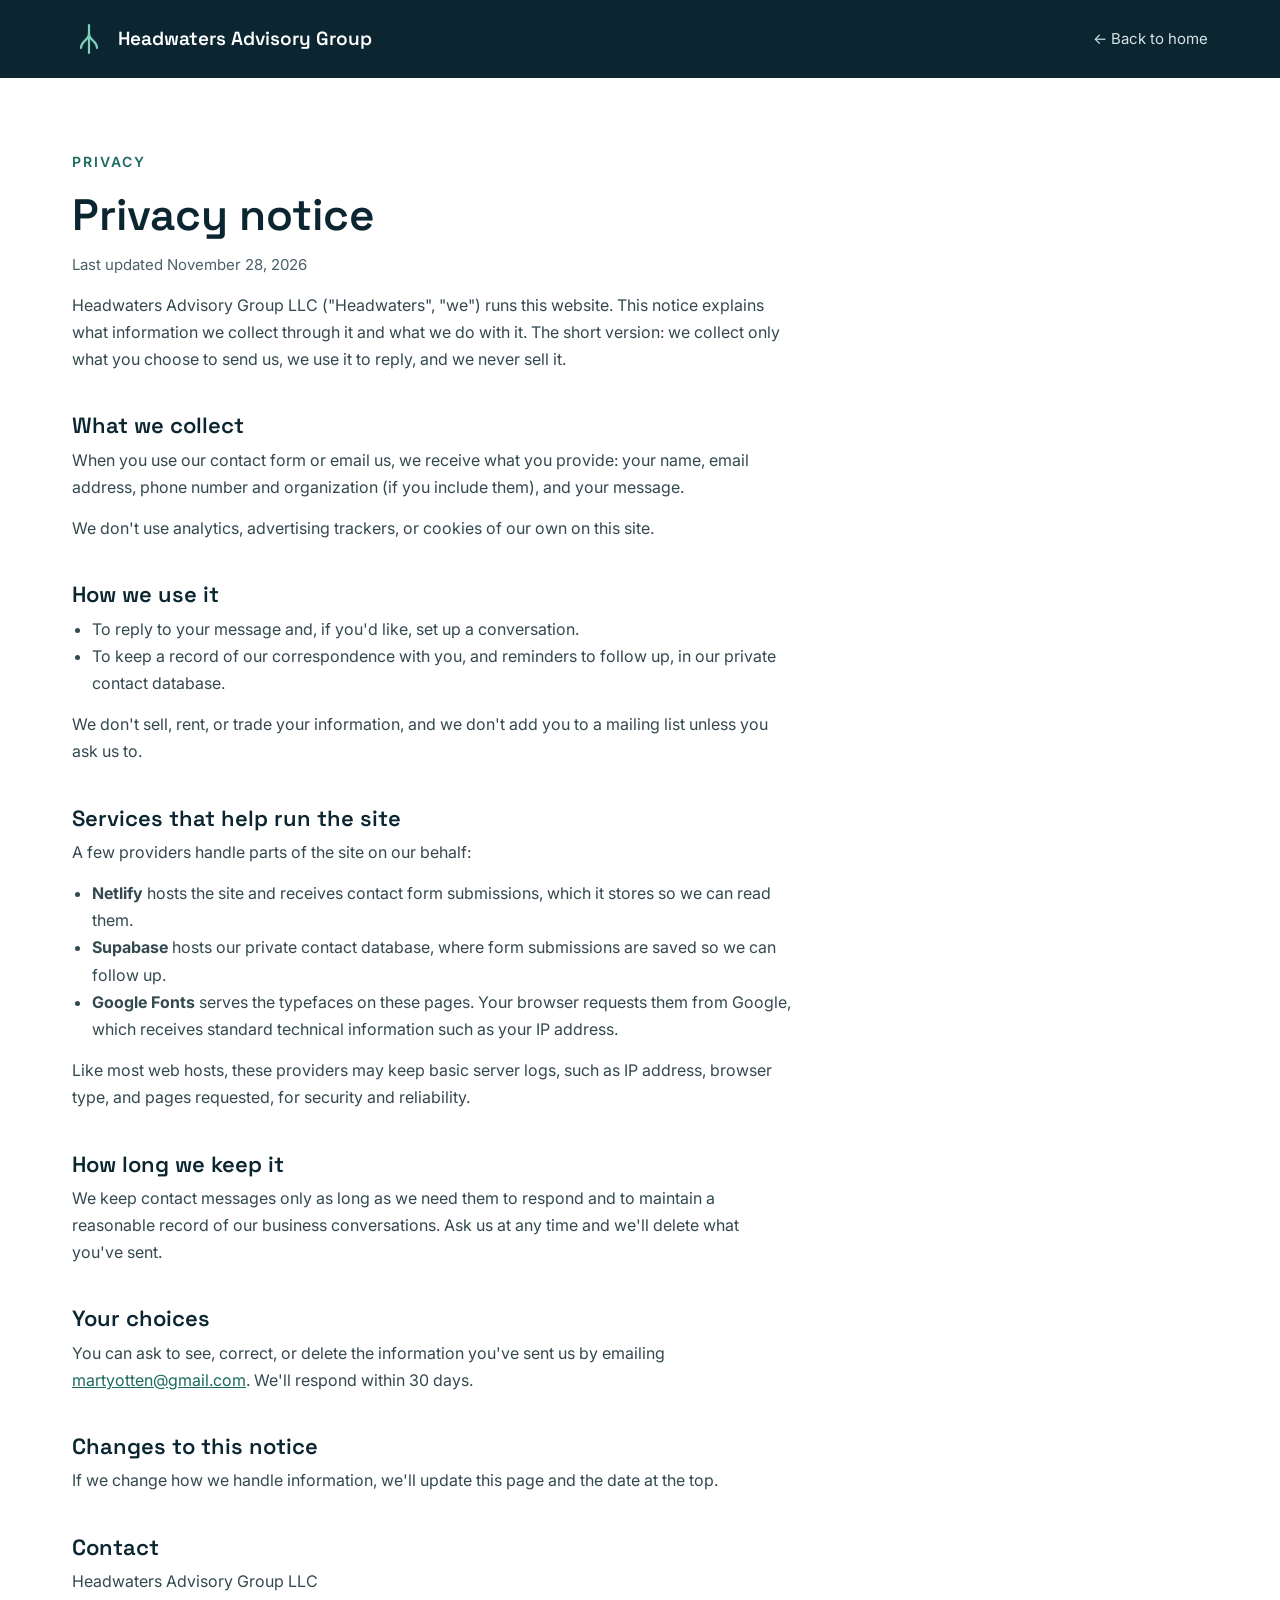
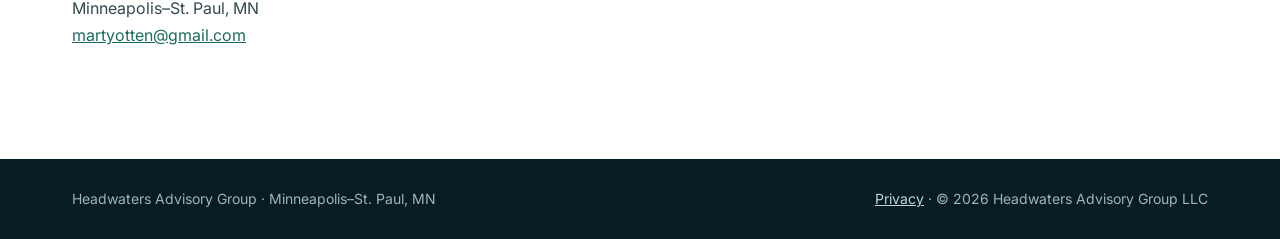
<file: privacy.html>
<!doctype html>
<html lang="en">
<head>
<meta charset="utf-8">
<meta name="viewport" content="width=device-width, initial-scale=1">
<title>Privacy notice | Headwaters Advisory Group</title>
<meta name="description" content="How Headwaters Advisory Group handles the information you share through this website.">
<meta name="theme-color" content="#0B2630">
<link rel="canonical" href="https://headwatersadvisorymn.com/privacy.html">
<link rel="icon" href="favicon.svg" type="image/svg+xml">
<link rel="apple-touch-icon" href="apple-touch-icon.png">
<link rel="preconnect" href="https://fonts.googleapis.com">
<link rel="preconnect" href="https://fonts.gstatic.com" crossorigin>
<link href="https://fonts.googleapis.com/css2?family=Inter:wght@400;500;600&family=Space+Grotesk:wght@500;600&display=swap" rel="stylesheet">
<style>
*{box-sizing:border-box}
body{margin:0;font-family:Inter,system-ui,sans-serif;color:#10262E;background:#fff;line-height:1.7}
h1,h2{font-family:'Space Grotesk',Inter,sans-serif;font-weight:600;line-height:1.15;color:#0B2630}
a{color:#1A6B5E}a:hover{color:#0F4F45}
.wrap{max-width:1200px;margin:0 auto;padding:0 32px}
.skip{position:absolute;left:-999px;top:8px;background:#fff;color:#0B2630;padding:8px 14px;border-radius:6px;z-index:10}
.skip:focus{left:16px}
header{background:#0B2630}
header .wrap{display:flex;flex-wrap:wrap;align-items:center;justify-content:space-between;gap:16px;padding-top:22px;padding-bottom:22px}
.logo{display:flex;align-items:center;gap:12px;color:#fff;text-decoration:none;font-family:'Space Grotesk',sans-serif;font-weight:600;font-size:19px}
.logo:hover{color:#fff}
.back{color:#D5E3E6;text-decoration:none;font-size:15px}.back:hover{color:#fff}
main{padding:72px 0 96px}
article{max-width:720px}
.eyebrow{font-size:14px;font-weight:600;letter-spacing:2px;text-transform:uppercase;color:#1A6B5E;margin:0 0 16px}
h1{font-size:clamp(32px,4vw,44px);margin:0 0 12px}
h2{font-size:22px;margin:40px 0 8px}
p,ul{margin:0 0 14px;color:#33494F}
ul{padding-left:20px}
.updated{color:#4A6168;font-size:15px}
footer{background:#071C23;color:#9FB4BA;font-size:14px;padding:28px 0}
footer .wrap{display:flex;flex-wrap:wrap;gap:12px;justify-content:space-between}
footer a{color:#C3D4D8}footer a:hover{color:#fff}
@media (max-width:640px){.wrap{padding:0 20px}main{padding:48px 0 72px}}
</style>
</head>
<body>
<a class="skip" href="#main">Skip to content</a>
<header>
<div class="wrap">
<a class="logo" href="index.html">
<svg width="34" height="34" viewBox="0 0 34 34" fill="none" stroke="#7FD1BF" stroke-width="2.2" stroke-linecap="round" aria-hidden="true"><path d="M17 3v9"/><path d="M17 12c0 6-8 7-8 14"/><path d="M17 12c0 6 8 7 8 14"/><path d="M17 12v19"/></svg>
Headwaters Advisory Group
</a>
<a class="back" href="index.html">← Back to home</a>
</div>
</header>

<main id="main">
<div class="wrap">
<article>
<p class="eyebrow">Privacy</p>
<h1>Privacy notice</h1>
<p class="updated">Last updated November 28, 2026</p>

<p>Headwaters Advisory Group LLC ("Headwaters", "we") runs this website. This notice explains what information we collect through it and what we do with it. The short version: we collect only what you choose to send us, we use it to reply, and we never sell it.</p>

<h2>What we collect</h2>
<p>When you use our contact form or email us, we receive what you provide: your name, email address, phone number and organization (if you include them), and your message.</p>
<p>We don't use analytics, advertising trackers, or cookies of our own on this site.</p>

<h2>How we use it</h2>
<ul>
<li>To reply to your message and, if you'd like, set up a conversation.</li>
<li>To keep a record of our correspondence with you, and reminders to follow up, in our private contact database.</li>
</ul>
<p>We don't sell, rent, or trade your information, and we don't add you to a mailing list unless you ask us to.</p>

<h2>Services that help run the site</h2>
<p>A few providers handle parts of the site on our behalf:</p>
<ul>
<li><strong>Netlify</strong> hosts the site and receives contact form submissions, which it stores so we can read them.</li>
<li><strong>Supabase</strong> hosts our private contact database, where form submissions are saved so we can follow up.</li>
<li><strong>Google Fonts</strong> serves the typefaces on these pages. Your browser requests them from Google, which receives standard technical information such as your IP address.</li>
</ul>
<p>Like most web hosts, these providers may keep basic server logs, such as IP address, browser type, and pages requested, for security and reliability.</p>

<h2>How long we keep it</h2>
<p>We keep contact messages only as long as we need them to respond and to maintain a reasonable record of our business conversations. Ask us at any time and we'll delete what you've sent.</p>

<h2>Your choices</h2>
<p>You can ask to see, correct, or delete the information you've sent us by emailing <a href="mailto:martyotten@gmail.com">martyotten@gmail.com</a>. We'll respond within 30 days.</p>

<h2>Changes to this notice</h2>
<p>If we change how we handle information, we'll update this page and the date at the top.</p>

<h2>Contact</h2>
<p>Headwaters Advisory Group LLC<br>Minneapolis–St. Paul, MN<br><a href="mailto:martyotten@gmail.com">martyotten@gmail.com</a></p>
</article>
</div>
</main>

<footer>
<div class="wrap">
<span>Headwaters Advisory Group · Minneapolis–St. Paul, MN</span>
<span><a href="privacy.html">Privacy</a> · © 2026 Headwaters Advisory Group LLC</span>
</div>
</footer>
</body>
</html>
</file>
<file: crm/crm.css>
*{box-sizing:border-box}
:root{--ink:#10262E;--deep:#0B2630;--green:#1A6B5E;--green-d:#0F4F45;--muted:#4A6168;--line:#DCE6E8;--tint:#F2F6F6;--warn:#B2452B}
body{margin:0;font-family:system-ui,-apple-system,"Segoe UI",Roboto,sans-serif;color:var(--ink);background:var(--tint);line-height:1.5;font-size:16px}
[hidden]{display:none!important}
a{color:var(--green)}a:hover{color:var(--green-d)}
h1,h2,h3{color:var(--deep);line-height:1.2;margin:0 0 12px}
h1{font-size:26px}h2{font-size:19px;margin-top:28px}
.bar{background:var(--deep);color:#fff;display:flex;flex-wrap:wrap;align-items:center;justify-content:space-between;gap:10px 20px;padding:12px 16px}
.brand{color:#fff;font-weight:600;text-decoration:none;font-size:18px}.brand:hover{color:#fff}
.bar nav{display:flex;flex-wrap:wrap;align-items:center;gap:4px 18px}
.bar nav a,.bar nav .link{color:#D5E3E6;text-decoration:none;font-size:15px}
.bar nav a:hover,.bar nav .link:hover{color:#fff}
.bar nav a.add{color:#7FD1BF;font-weight:600}
main{max-width:880px;margin:0 auto;padding:24px 16px 64px}
.card{background:#fff;border:1px solid var(--line);border-radius:10px;padding:16px;margin-bottom:12px}
.muted{color:var(--muted)}
.small{font-size:14px}
.row{display:flex;flex-wrap:wrap;gap:10px;align-items:center}
.spread{justify-content:space-between}
.grow{flex:1 1 220px;min-width:0}
label{display:block;font-size:14px;font-weight:600;color:var(--muted);margin:10px 0 4px}
input,select,textarea{width:100%;font:inherit;padding:10px 12px;border:1px solid #B9CACE;border-radius:8px;background:#fff;color:var(--ink)}
textarea{min-height:90px;resize:vertical}
input:focus,select:focus,textarea:focus{outline:2px solid var(--green);outline-offset:1px}
input[type=checkbox]{width:22px;height:22px;margin:0;flex:none;accent-color:var(--green)}
.btn{display:inline-block;font:inherit;font-weight:600;padding:10px 18px;border-radius:8px;border:0;cursor:pointer;background:var(--green);color:#fff;text-decoration:none}
.btn:hover{background:var(--green-d);color:#fff}
.btn.ghost{background:#fff;color:var(--green);border:1px solid var(--green)}
.btn.ghost:hover{background:var(--tint);color:var(--green-d)}
.btn.danger{background:#fff;color:var(--warn);border:1px solid var(--warn)}
.btn:disabled{opacity:.6;cursor:default}
.link{background:none;border:0;padding:0;font:inherit;color:var(--green);cursor:pointer;text-decoration:underline}
.link.danger{color:var(--warn)}
.grid2{display:grid;grid-template-columns:1fr 1fr;gap:0 14px}
@media (max-width:560px){.grid2{grid-template-columns:1fr}}
ul.items{list-style:none;margin:0;padding:0}
ul.items li{display:flex;gap:12px;align-items:flex-start;padding:12px 0;border-top:1px solid var(--line)}
ul.items li:first-child{border-top:0}
ul.items li .grow{flex:1 1 auto}
.done .title{text-decoration:line-through;color:var(--muted)}
.tag{display:inline-block;background:var(--tint);border:1px solid var(--line);border-radius:999px;padding:1px 10px;font-size:13px;margin:2px 4px 2px 0}
.due{font-size:14px;color:var(--muted);white-space:nowrap}
.due.over{color:var(--warn);font-weight:600}
.kind{font-size:12px;font-weight:700;text-transform:uppercase;letter-spacing:1px;color:var(--green)}
.notes{white-space:pre-wrap}
.msg{padding:10px 14px;border-radius:8px;margin:12px 0;background:#E7F3EF;color:var(--green-d)}
.msg.err{background:#FBEAE5;color:var(--warn)}
.signin{max-width:420px;margin:40px auto}
a.contact{display:block;text-decoration:none;color:inherit}
a.contact:hover .name{text-decoration:underline}
.name{font-weight:600;color:var(--deep)}
</file>
